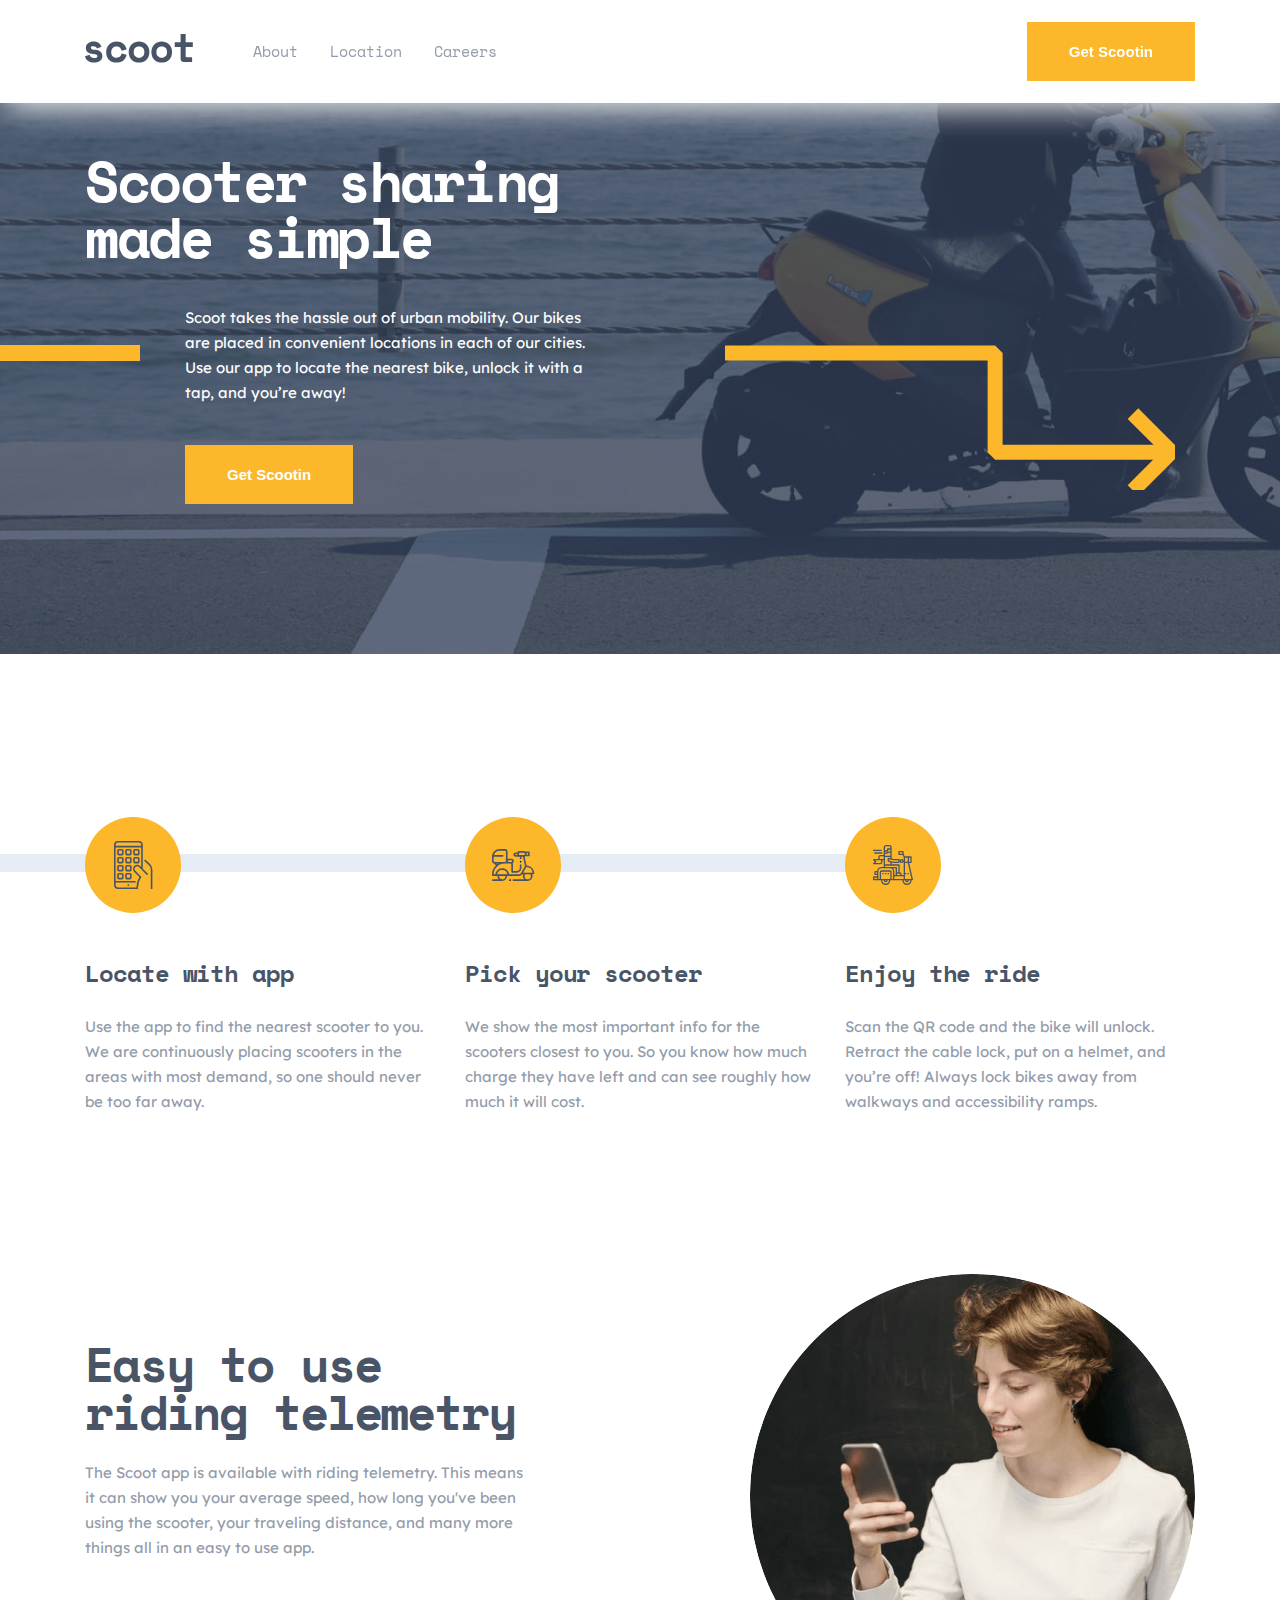
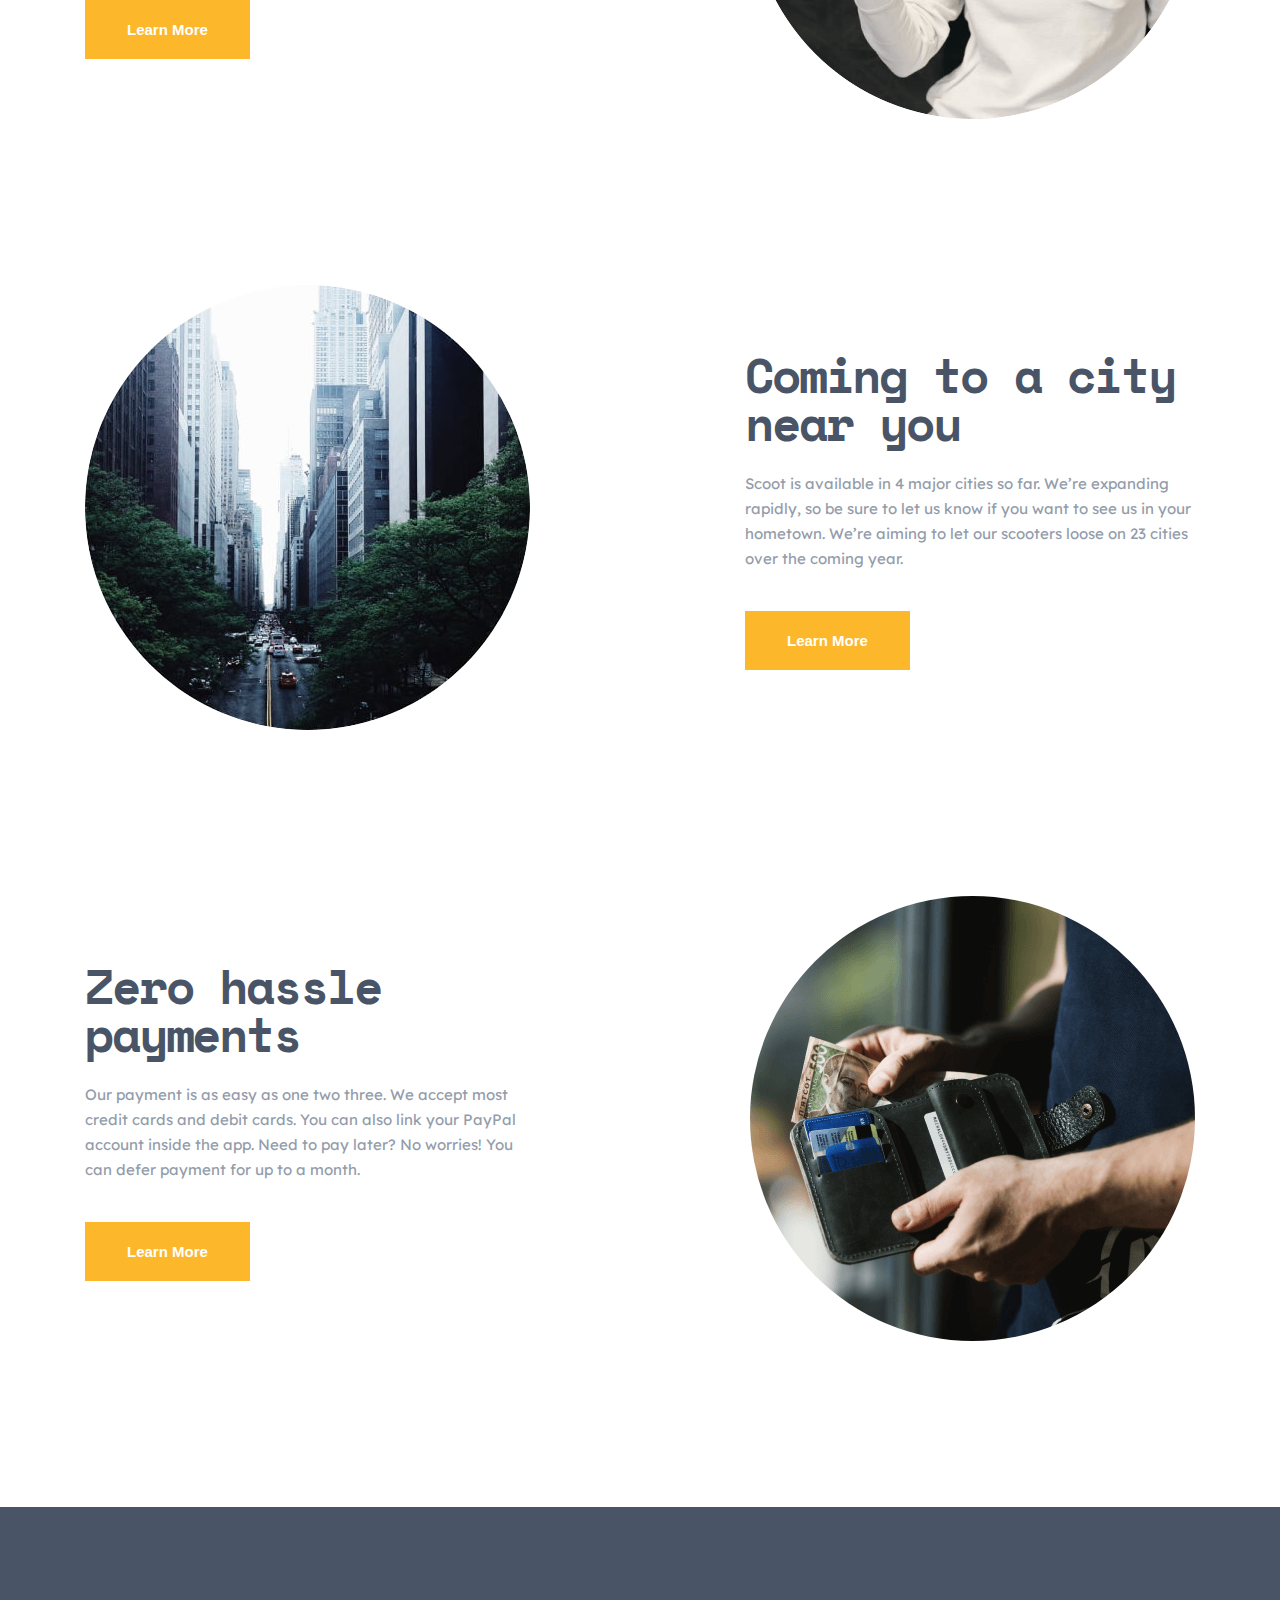
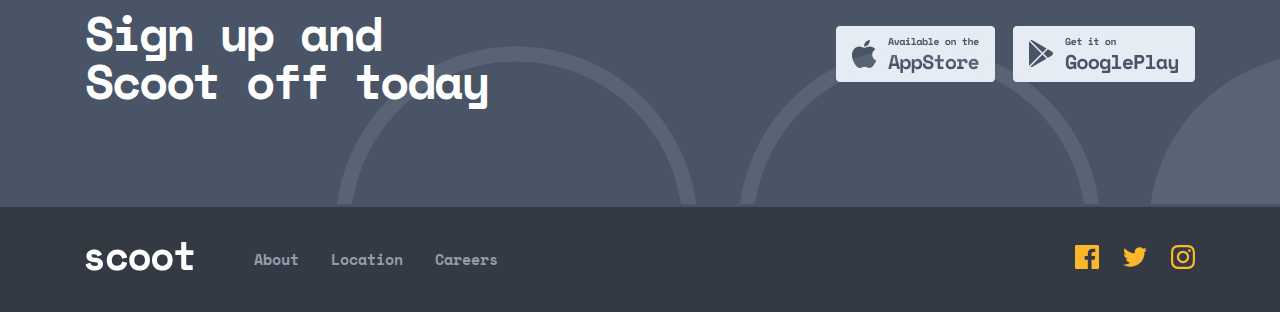
<file: index.html>
<!DOCTYPE html>
<html lang="en">

<head>
  <meta charset="UTF-8">
  <meta http-equiv="X-UA-Compatible" content="IE=edge">
  <meta name="viewport" content="width=device-width, initial-scale=1.0">
  <title>EXAM</title>
  <link rel="stylesheet" href="./css/main.css">
</head>

<body>
  <header class="header">
    <div class="container">
      <div class="header__inner">
        <img src="./images/logo.svg" alt="logo" class="header__logo">
        <div class="header__box">
          <a href="#scoot" class="header__link--logo">
            <img src="./images/scoot.svg" alt="logo" class="header__pic">
          </a>
          <nav class="header__nav">
            <ul class="header__list">
              <li class="header__item">
                <a href="./about.html" class="header__link">About</a>
              </li>
              <li class="header__item">
                <a href="#Location" class="header__link">Location
                </a>
              </li>
              <li class="header__item">
                <a href="#Careers" class="header__link">Careers
                </a>
              </li>
            </ul>
            <button class="header__btn">Get Scootin</button>
          </nav>
        </div>
      </div>
    </div>
  </header>

  <main>
    <section class="hero" id="about">
      <div class="hero__inner">
        <div class="container">
          <h1 class="hero__heading">Scooter sharing made simple
          </h1>
          <div class="hero__box">
            <p class="hero__text">Scoot takes the hassle out of urban mobility. Our bikes are placed in convenient
              locations in each of our cities. Use our app to locate the nearest bike, unlock it with a tap, and you’re
              away!
            </p>
            <button class="hero__btn">Get Scootin</button>
          </div>
        </div>
      </div>
    </section>

    <section class="guide" id="Location">
      <div class="container">
        <div class="guide__inner">
          <ul class="guide__list">

            <li class="guide__item">
              <img src="./images/icon1.svg" alt="card" class="guide__pic">
              <div class="guide__box">
                <h2 class="guide__heading">Locate with app</h2>
                <p class="guide__text">Use the app to find the nearest scooter to you. We are continuously placing
                  scooters in the areas with most demand, so one should never be too far away.
                </p>
              </div>
            </li>

            <li class="guide__item">
              <img src="./images/icon2.svg" alt="card" class="guide__pic">
              <div class="guide__box">
                <h2 class="guide__heading">Pick your scooter</h2>
                <p class="guide__text">
                  We show the most important info for the scooters closest to you. So you know how much charge they have
                  left and can see roughly how much it will cost.
                </p>
              </div>
            </li>

            <li class="guide__item">
              <img src="./images/icon3.svg" alt="card" class="guide__pic">
              <div class="guide__box">
                <h2 class="guide__heading">Enjoy the ride</h2>
                <p class="guide__text">
                  Scan the QR code and the bike will unlock. Retract the cable lock, put on a helmet, and you’re off!
                  Always lock bikes away from walkways and accessibility ramps.
                </p>
              </div>
            </li>
          </ul>
        </div>
      </div>
    </section>

    <section class="good-sides" id="Careers">
      <div class="container">
        <div class="good-sides__inner">
          <div class="good-sides__box">
            <div class="good-sides__left--box">
              <h2 class="good-sides__heading">Easy to use
                riding telemetry
              </h2>
              <p class="good-sides__text">
                The Scoot app is available with riding telemetry. This means it can show you your average speed, how
                long you've been using the scooter, your traveling distance, and many more things all in an easy to use
                app.
              </p>
              <button class="good-sides__btn">Learn More</button>
            </div>
            <div class="good-sides__right--box">
              <img src="./images/card1.png" alt="side" class="good-sides__pic">
            </div>
          </div>
          <div class="good-sides__box">
            <div class="good-sides__right--box">
              <img src="./images/card2.jpg" alt="side" class="good-sides__pic">
            </div>
            <div class="good-sides__left--box">
              <h2 class="good-sides__heading">
                Coming to a city near you
              </h2>
              <p class="good-sides__text">
                Scoot is available in 4 major cities so far. We’re expanding rapidly, so be sure to let us know if you
                want to see us in your hometown. We’re aiming to let our scooters loose on 23 cities over the coming
                year.
              </p>
              <button class="good-sides__btn">Learn More</button>
            </div>
          </div>
          <div class="good-sides__box">
            <div class="good-sides__left--box">
              <h2 class="good-sides__heading">
                Zero hassle payments
              </h2>
              <p class="good-sides__text">
                Our payment is as easy as one two three. We accept most credit cards and debit cards. You can also link
                your PayPal account inside the app. Need to pay later? No worries! You can defer payment for up to a
                month.
              </p>
              <button class="good-sides__btn">Learn More</button>
            </div>
            <div class="good-sides__right--box">
              <img src="./images/card3.png" alt="side" class="good-sides__pic">
            </div>
          </div>

        </div>
      </div>
    </section>

    <section class="call-action">
      <div class="container">
        <div class="call-action__inner">
          <h2 class="call-action__heading">
            Sign up and Scoot off today
          </h2>
          <div class="call-action__box">
            <a target="_blank" href="https://www.appstore.com" class="call-action__link">
              <img src="./images/link1.png" alt="link" class="call-action__pic">
            </a>
            <a href="https://googleplay.com" class="call-action__link" target="_blank">
              <img src="./images/link2.png" alt="link" class="call-action__pic">
            </a>
          </div>
        </div>
      </div>
    </section>
  </main>

  <footer class="footer">
    <div class="container">
      <div class="footer__inner">
        <a href="#" id="scoot" class="footer__link--logo">
          <img src="./images/scoot-footer.svg" alt="logo" class="footer__pic">
        </a>
        <div class="footer__box">
          <nav class="footer__nav">
            <ul class="footer__list">
              <li class="footer__item">
                <a href="#" class="footer__link">About</a>
              </li>
              <li class="footer__item">
                <a href="#" class="footer__link">Location</a>
              </li>
              <li class="footer__item">
                <a href="#" class="footer__link">Careers</a>
              </li>
            </ul>
          </nav>
          <ul class="footer__list--logo">
            <li class="footer__item--logo">
              <a target="_blank" href="https://www.facebook.com/" class="footer__logo--link">
                <img src="./images/facebook.svg" alt="footer-logo" class="footer__pic">
              </a>
            </li>
            <li class="footer__item--logo">
              <a target="_blank" href="https://twitter.com" class="footer__logo--link">
                <img src="./images/twitter.svg" alt="footer-logo" class="footer__pic">
              </a>
            </li>
            <li class="footer__item--logo">
              <a target="_blank" href="https://www.instagram.com" class="footer__logo--link">
                <img src="./images/instagram.svg" alt="footer-logo" class="footer__pic">
              </a>
            </li>
          </ul>
        </div>
      </div>
    </div>
  </footer>
</body>

</html>
</file>
<file: css/main.css>
* {
  margin: 0;
  padding: 0;
  box-sizing: border-box;
  list-style-type: none;
  text-decoration: none;
}

body {
  font-family: "Space Mono";
}

/* space-mono-regular - latin */
@font-face {
  font-display: swap;
  /* Check https://developer.mozilla.org/en-US/docs/Web/CSS/@font-face/font-display for other options. */
  font-family: "Space Mono";
  font-style: normal;
  font-weight: 400;
  src: url("../fonts/space-mono-v12-latin-regular.woff2") format("woff2"), url("../fonts/space-mono-v12-latin-regular.woff") format("woff");
  /* Chrome 5+, Firefox 3.6+, IE 9+, Safari 5.1+ */
}

/* space-mono-700 - latin */
@font-face {
  font-display: swap;
  /* Check https://developer.mozilla.org/en-US/docs/Web/CSS/@font-face/font-display for other options. */
  font-family: "Space Mono";
  font-style: normal;
  font-weight: 700;
  src: url("../fonts/space-mono-v12-latin-700.woff2") format("woff2"), url("../fonts/space-mono-v12-latin-700.woff") format("woff");
  /* Chrome 5+, Firefox 3.6+, IE 9+, Safari 5.1+ */
}

/* lexend-deca-regular - latin */
@font-face {
  font-display: swap;
  /* Check https://developer.mozilla.org/en-US/docs/Web/CSS/@font-face/font-display for other options. */
  font-family: "Lexend Deca";
  font-style: normal;
  font-weight: 400;
  src: url("../fonts/lexend-deca-v17-latin-regular.woff2") format("woff2"), url("../fonts/lexend-deca-v17-latin-regular.woff") format("woff");
  /* Chrome 5+, Firefox 3.6+, IE 9+, Safari 5.1+ */
}

.container {
  margin: 0 auto;
  padding: 0 15px;
  max-width: 1140px;
}

.header {
  padding: 22px 0;
  position: fixed;
  box-shadow: 5px 5px 30px #f1f1f1;
  z-index: 5;
  top: 0;
  right: 0;
  left: 0;
  background-color: white;
}

.header__logo {
  display: none;
}

.header__box {
  display: flex;
  align-items: center;
  -moz-column-gap: 60px;
  column-gap: 60px;
}

.header__nav {
  display: flex;
  flex-grow: 1;
  justify-content: space-between;
}

.header__list {
  display: flex;
  align-items: center;
  -moz-column-gap: 32px;
  column-gap: 32px;
}

.header__link {
  font-size: 15px;
  line-height: 25px;
  color: #939CAA;
  cursor: grab;
}

.header__link:hover {
  color: #FCB72B;
}

.header__btn {
  font-size: 15px;
  padding: 14px 39px;
  color: #FFFFFF;
  background-color: #FCB72B;
  line-height: 25px;
  font-weight: 700;
  border: 3px solid #FCB72B;
}

.header__btn:hover {
  background-color: transparent;
  color: #FCB72B;
  border: 3px solid #FCB72B;
}

@media screen and (max-width: 680px) {
  .header__box {
    justify-content: space-between;
    -moz-column-gap: 30px;
    column-gap: 30px;
  }

  .header__btn {
    padding: 10px 30px;
  }

  .header__nav {
    flex-grow: 1;
  }

  .header__list {
    -moz-column-gap: 16px;
    column-gap: 16px;
  }

  .header__pic {
    width: 90px;
  }
}

@media screen and (max-width: 550px) {
  .header__inner {
    display: flex;
  }

  .header__logo {
    display: inline-block;
  }

  .header__nav {
    display: none;
  }

  .header__link--logo {
    margin-left: 120px;
  }
}

.hero__inner {
  background-image: url("../images/Bitmap.png");
  background-position: center;
  background-repeat: no-repeat;
  background-size: 1440px 650px;
  padding: 153px 0;
}

.hero__box {
  position: relative;
}

.hero__box::before {
  content: "";
  position: absolute;
  background-image: url("../images/b-header.svg");
  top: 40px;
  left: -164px;
  background-repeat: no-repeat;
  display: inline-block;
  width: 203px;
  border: 8px solid #FCB72B;
}

.hero__box::after {
  content: "";
  position: absolute;
  background-image: url("../../images/a-header.svg");
  top: 40px;
  right: 20px;
  background-repeat: no-repeat;
  display: inline-block;
  width: 450px;
  height: 145px;
}

.hero__heading {
  font-weight: 700;
  font-size: 56px;
  line-height: 56px;
  letter-spacing: -2.5px;
  color: #FFFFFF;
  max-width: 500px;
  cursor: pointer;
}

.hero__heading:hover {
  color: #FCB72B;
}

.hero__text {
  font-family: "Lexend Deca";
  margin: 40px 0;
  font-weight: 400;
  font-size: 15px;
  line-height: 25px;
  color: #FFFFFF;
  max-width: 405px;
  margin-left: 100px;
}

.hero__btn {
  font-size: 15px;
  padding: 14px 39px;
  color: #FFFFFF;
  background-color: #FCB72B;
  line-height: 25px;
  font-weight: 700;
  border: 3px solid #FCB72B;
  margin-left: 100px;
}

.hero__btn:hover {
  background-color: transparent;
  color: #FCB72B;
  border: 3px solid #FCB72B;
}

@media screen and (max-width: 1000px) {
  .hero__box::after {
    display: none;
  }

  .hero__box::before {
    display: none;
  }

  .hero__text {
    text-align: center;
    margin: 40px 0;
  }

  .hero__heading {
    text-align: center;
    margin: 40px 0;
  }
}

@media screen and (max-width: 768px) {
  .hero__box::after {
    display: block;
    top: 188px;
    left: -126px;
  }

  .hero__text {
    max-width: 573px;
    margin: 0;
    margin: 24px 0 32px;
    text-align: center;
  }

  .hero__heading {
    max-width: 573px;
    text-align: center;
  }

  .hero__btn {
    margin: 0;
  }

  .hero__box {
    display: flex;
    flex-direction: column;
    align-items: center;
  }
}

@media screen and (max-width: 500px) {
  .hero__box::after {
    display: block;
    top: 163px;
    left: -321px;
  }

  .hero__text {
    max-width: 311px;
    margin: 0;
    margin: 24px 0 34px;
    text-align: center;
  }

  .hero__heading {
    max-width: 311px;
    text-align: center;
    font-size: 40px;
    line-height: 40px;
  }
}

@media screen and (max-width: 390px) {
  .hero__box::after {
    display: none;
  }
}

.guide {
  padding: 160px 0;
}

.guide__list {
  display: flex;
  align-items: center;
  justify-content: space-between;
  -moz-column-gap: 30px;
  column-gap: 30px;
  position: relative;
}

.guide__list::before {
  content: "";
  position: absolute;
  background-image: url("../../images/chiziq1.png");
  top: 37px;
  left: -167px;
  background-repeat: no-repeat;
  border: 9px solid #E5ECF4;
  width: 974px;
  height: 0;
  z-index: -1;
}

.guide__heading {
  font-weight: 700;
  font-size: 24px;
  line-height: 28px;
  letter-spacing: -1.07143px;
  color: #495567;
  margin: 40px 0 27px;
  cursor: pointer;
}

.guide__heading:hover {
  color: #FCB72B;
}

.guide__text {
  font-family: "Lexend Deca";
  font-size: 15px;
  line-height: 25px;
  color: #939CAA;
  max-width: 350px;
}

@media screen and (max-width: 850px) {
  .guide__list {
    flex-direction: column;
    row-gap: 40px;
  }

  .guide__list::before {
    display: none;
  }

  .guide__item {
    display: flex;
    align-items: center;
    -moz-column-gap: 40px;
    column-gap: 40px;
  }

  .guide__text {
    max-width: 398px;
  }

  .guide__heading {
    max-width: 398px;
    margin: 0;
    margin-bottom: 27px;
  }
}

@media screen and (max-width: 480px) {
  .guide__item {
    flex-direction: column;
  }

  .guide__text {
    max-width: 311px;
    text-align: center;
  }

  .guide__heading {
    max-width: 311px;
    margin: 24px 0 24px;
    text-align: center;
  }
}

.good-sides__inner {
  position: relative;
}

.good-sides__inner::before {
  content: "";
  position: absolute;
  background-image: url("../../images/right.png");
  top: 615px;
  left: -135px;
  background-repeat: no-repeat;
  width: 105px;
  height: 410px;
}

.good-sides__inner::after {
  content: "";
  position: absolute;
  background-image: url("../../images/left.png");
  top: -12px;
  right: -157px;
  background-repeat: no-repeat;
  width: 105px;
  height: 410px;
}

.good-sides__box {
  display: flex;
  align-items: center;
  justify-content: space-between;
  margin-bottom: 160px;
}

.good-sides__box:nth-child(2) {
  position: relative;
}

.good-sides__box:nth-child(2)::before {
  content: "";
  position: absolute;
  background-image: url("../images/before-good.png");
  top: 20px;
  left: -135px;
  background-repeat: no-repeat;
  width: 370px;
  height: 150px;
}

.good-sides__box:nth-child(1) {
  position: relative;
}

.good-sides__box:nth-child(1)::after {
  content: "";
  position: absolute;
  background-image: url("../images/after-good.svg");
  top: 300px;
  right: -157px;
  background-repeat: no-repeat;
  width: 740px;
  height: 150px;
  z-index: 3;
}

.good-sides__box:nth-child(3) {
  position: relative;
}

.good-sides__box:nth-child(3)::after {
  content: "";
  position: absolute;
  background-image: url("../../images/good-3.svg");
  top: 0;
  right: -157px;
  background-repeat: no-repeat;
  width: 105px;
  height: 410px;
  z-index: 3;
}

.good-sides__heading {
  font-weight: 700;
  font-size: 48px;
  line-height: 48px;
  letter-spacing: -2.14286px;
  color: #495567;
  max-width: 450px;
  cursor: pointer;
}

.good-sides__heading:hover {
  color: #FCB72B;
}

.good-sides__text {
  font-family: "Lexend Deca";
  font-size: 15px;
  line-height: 25px;
  color: #939CAA;
  margin: 24px 0 40px;
  max-width: 450px;
}

.good-sides__btn {
  font-size: 15px;
  padding: 14px 39px;
  color: #FFFFFF;
  background-color: #FCB72B;
  line-height: 25px;
  font-weight: 700;
  border: 3px solid #FCB72B;
}

.good-sides__btn:hover {
  background-color: transparent;
  color: #FCB72B;
  border: 3px solid #FCB72B;
}

.good-sides__pic {
  border-radius: 50%;
  width: 445px;
  height: 445px;
}

@media screen and (max-width: 1430px) {
  .good-sides__box:nth-child(1)::after {
    display: none;
  }

  .good-sides__box:nth-child(2)::before {
    display: none;
  }

  .good-sides__box:nth-child(3)::after {
    display: none;
  }

  .good-sides__inner::after {
    display: none;
  }

  .good-sides__inner::before {
    display: none;
  }
}

@media screen and (max-width: 912px) {
  .good-sides__box {
    flex-direction: column;
  }

  .good-sides__box:nth-child(1) {
    flex-direction: column-reverse;
  }

  .good-sides__box:nth-child(3) {
    flex-direction: column-reverse;
  }

  .good-sides__heading {
    text-align: center;
    max-width: 457px;
    margin: 56px 0 40px;
  }

  .good-sides__text {
    text-align: center;
    max-width: 573px;
  }

  .good-sides__left--box {
    display: flex;
    flex-direction: column;
    align-items: center;
  }

  .good-sides__btn {
    margin: 40px 0 128px;
  }
}

@media screen and (max-width: 912px) {
  .good-sides__btn {
    margin: 32px 0 120px;
  }

  .good-sides__heading {
    text-align: center;
    max-width: 311px;
    margin: 56px 0 40px;
    font-size: 32px;
    line-height: 32px;
  }

  .good-sides__text {
    text-align: center;
    max-width: 311px;
  }

  .good-sides__pic {
    width: 311px;
    height: 311px;
  }
}

.call-action {
  padding: 102px 0;
  background: #495567;
  overflow: hidden;
}

.call-action__inner {
  display: flex;
  align-items: center;
  justify-content: space-between;
  position: relative;
}

.call-action__inner::before {
  content: "";
  position: absolute;
  background-image: url("../../images/action-before.png");
  top: 37px;
  left: 250px;
  background-repeat: no-repeat;
  width: 974px;
  height: 347px;
}

.call-action__heading {
  font-weight: 700;
  font-size: 48px;
  line-height: 48px;
  letter-spacing: -2.14286px;
  color: #FFFFFF;
  max-width: 415px;
  cursor: pointer;
}

.call-action__heading:hover {
  color: #FCB72B;
}

.call-action__box {
  display: flex;
  -moz-column-gap: 18px;
  column-gap: 18px;
}

@media screen and (max-width: 800px) {
  .call-action {
    padding: 62px 0;
  }

  .call-action__inner {
    flex-direction: column;
    row-gap: 40px;
  }

  .call-action__heading {
    text-align: center;
  }

  .call-action__inner::before {
    top: 100px;
    left: -250px;
  }
}

@media screen and (max-width: 800px) and (max-width: 480px) {
  .call-action__heading {
    max-width: 311px;
    font-size: 32px;
    line-height: 32px;
  }

  .call-action__box {
    -moz-column-gap: 10px;
    column-gap: 10px;
  }
}

.footer {
  padding: 35px 0;
  background: #333A44;
}

.footer__inner {
  display: flex;
  align-items: center;
  -moz-column-gap: 60px;
  column-gap: 60px;
}

.footer__box {
  display: flex;
  align-items: center;
  justify-content: space-between;
  flex-grow: 1;
}

.footer__list {
  display: flex;
  align-items: center;
  justify-content: space-between;
  -moz-column-gap: 32px;
  column-gap: 32px;
}

.footer__link {
  font-weight: 700;
  font-size: 15px;
  line-height: 25px;
  color: #939CAA;
  cursor: grab;
}

.footer__link:hover {
  color: #FCB72B;
}

.footer__list--logo {
  display: flex;
  align-items: center;
  justify-content: space-between;
  -moz-column-gap: 24px;
  column-gap: 24px;
}

.footer__logo--link {
  cursor: grab;
}

@media screen and (max-width: 570px) {
  .footer {
    padding: 64px 0 88px;
  }

  .footer__inner {
    flex-direction: column;
  }

  .footer__box {
    flex-direction: column;
  }

  .footer__list {
    flex-direction: column;
    row-gap: 16px;
    margin: 40px 0 85px;
  }
}

/*# sourceMappingURL=main.css.map */
</file>
